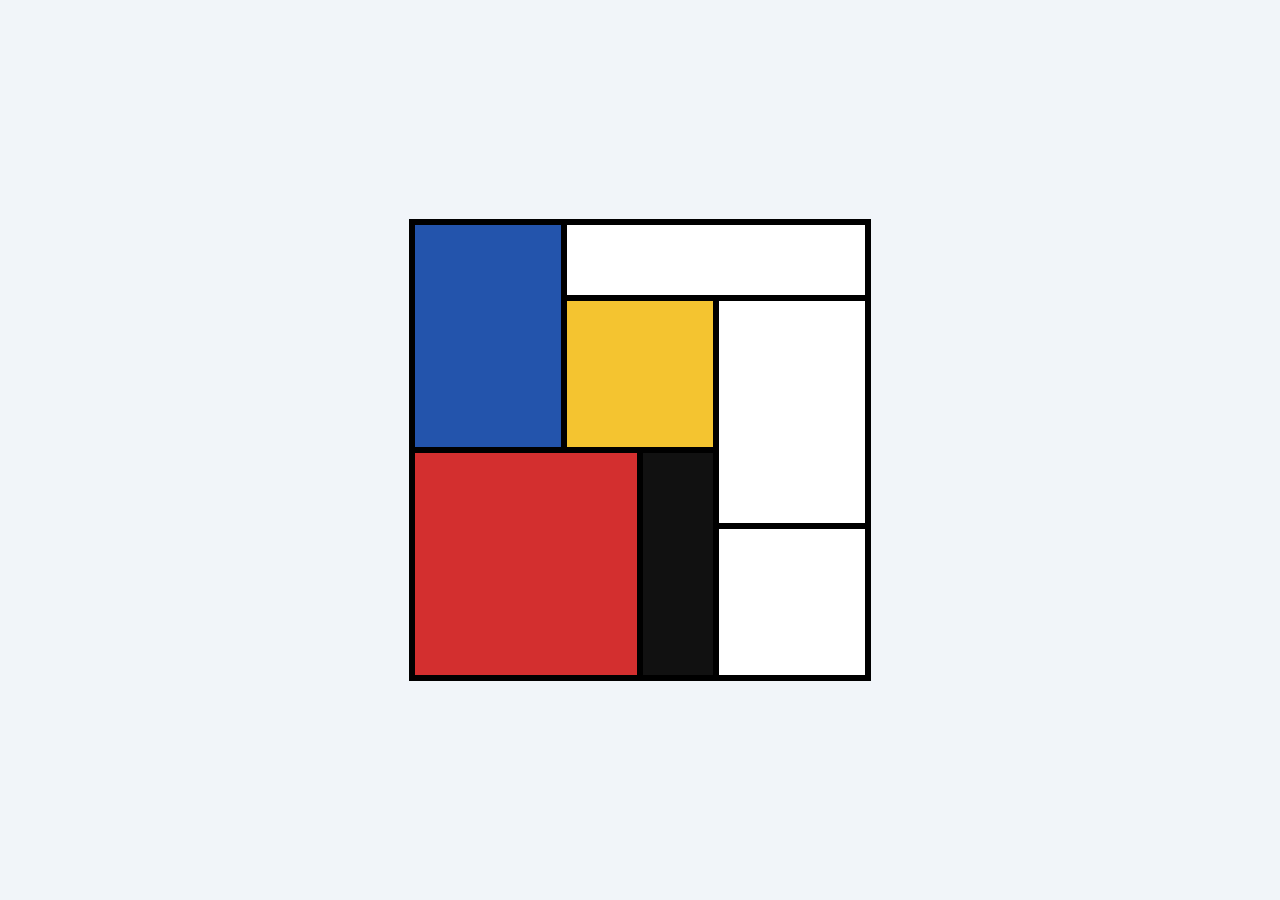
<file: task1/index.html>
<!DOCTYPE html>
<html lang="en">
<head>
    <meta charset="UTF-8">
    <title>Task 1 - Geometric Composition</title>
    <link rel="stylesheet" href="style.css">
</head>
<body>
    <div class="mondrian-grid">
        <div class="block blue"></div>
        <div class="block white-top"></div>
        <div class="block yellow"></div>
        <div class="block white-right"></div>
        <div class="block red"></div>
        <div class="block black"></div>
        <div class="block white-bottom"></div>
    </div>
</body>
</html>
</file>
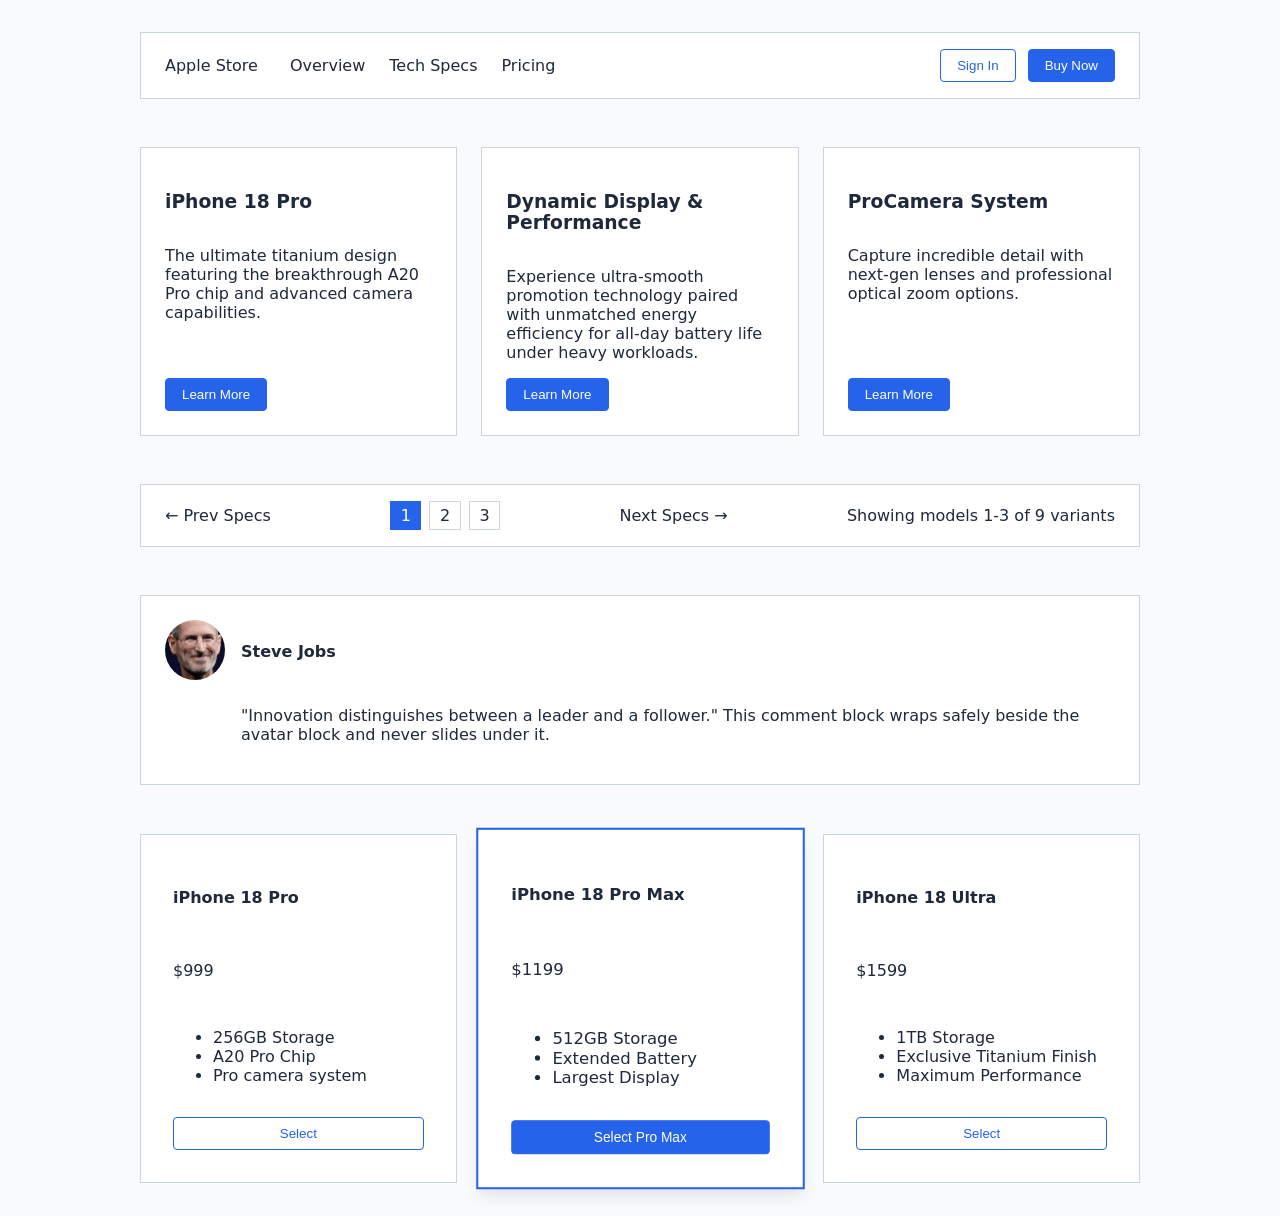
<file: task2/index.html>
<!DOCTYPE html>
<html lang="en">
<head>
    <meta charset="UTF-8">
    <title>Task 2 - iPhone 18 Pro Component Library</title>
    <link rel="stylesheet" href="style.css">
</head>
<body>
    <div class="library-container">
        
        <nav class="navbar">
            <div class="logo">Apple Store</div>
            <div class="nav-links">
                <a href="#">Overview</a>
                <a href="#">Tech Specs</a>
                <a href="#">Pricing</a>
            </div>
            <div class="nav-buttons">
                <button class="btn-outline">Sign In</button>
                <button class="btn-primary">Buy Now</button>
            </div>
        </nav>

        <section class="card-row">
            <div class="card">
                <h3>iPhone 18 Pro</h3>
                <p>The ultimate titanium design featuring the breakthrough A20 Pro chip and advanced camera capabilities.</p>
                <button class="btn-primary card-btn">Learn More</button>
            </div>
            <div class="card">
                <h3>Dynamic Display & Performance</h3>
                <p>Experience ultra-smooth promotion technology paired with unmatched energy efficiency for all-day battery life under heavy workloads.</p>
                <button class="btn-primary card-btn">Learn More</button>
            </div>
            <div class="card">
                <h3>ProCamera System</h3>
                <p>Capture incredible detail with next-gen lenses and professional optical zoom options.</p>
                <button class="btn-primary card-btn">Learn More</button>
            </div>
        </section>

        <div class="pagination-bar">
            <span class="pagination-arrow">&larr; Prev Specs</span>
            <div class="page-numbers">
                <span class="page active">1</span>
                <span class="page">2</span>
                <span class="page">3</span>
            </div>
            <span class="pagination-arrow">Next Specs &rarr;</span>
            <div class="result-count">Showing models 1-3 of 9 variants</div>
        </div>

        <div class="comment-block">
            <img src="../images/steve.webp" alt="Steve Jobs" class="avatar">
            <div class="comment-content">
                <h4>Steve Jobs</h4>
                <p>"Innovation distinguishes between a leader and a follower." This comment block wraps safely beside the avatar block and never slides under it.</p>
            </div>
        </div>

        <div class="pricing-table">
            <div class="price-card">
                <h4>iPhone 18 Pro</h4>
                <p class="price">$999</p>
                <ul><li>256GB Storage</li><li>A20 Pro Chip</li><li>Pro camera system</li></ul>
                <button class="btn-outline">Select</button>
            </div>
            <div class="price-card recommended">
                <h4>iPhone 18 Pro Max</h4>
                <p class="price">$1199</p>
                <ul><li>512GB Storage</li><li>Extended Battery</li><li>Largest Display</li></ul>
                <button class="btn-primary">Select Pro Max</button>
            </div>
            <div class="price-card">
                <h4>iPhone 18 Ultra</h4>
                <p class="price">$1599</p>
                <ul><li>1TB Storage</li><li>Exclusive Titanium Finish</li><li>Maximum Performance</li></ul>
                <button class="btn-outline">Select</button>
            </div>
        </div>

    </div>
</body>
</html>
</file>
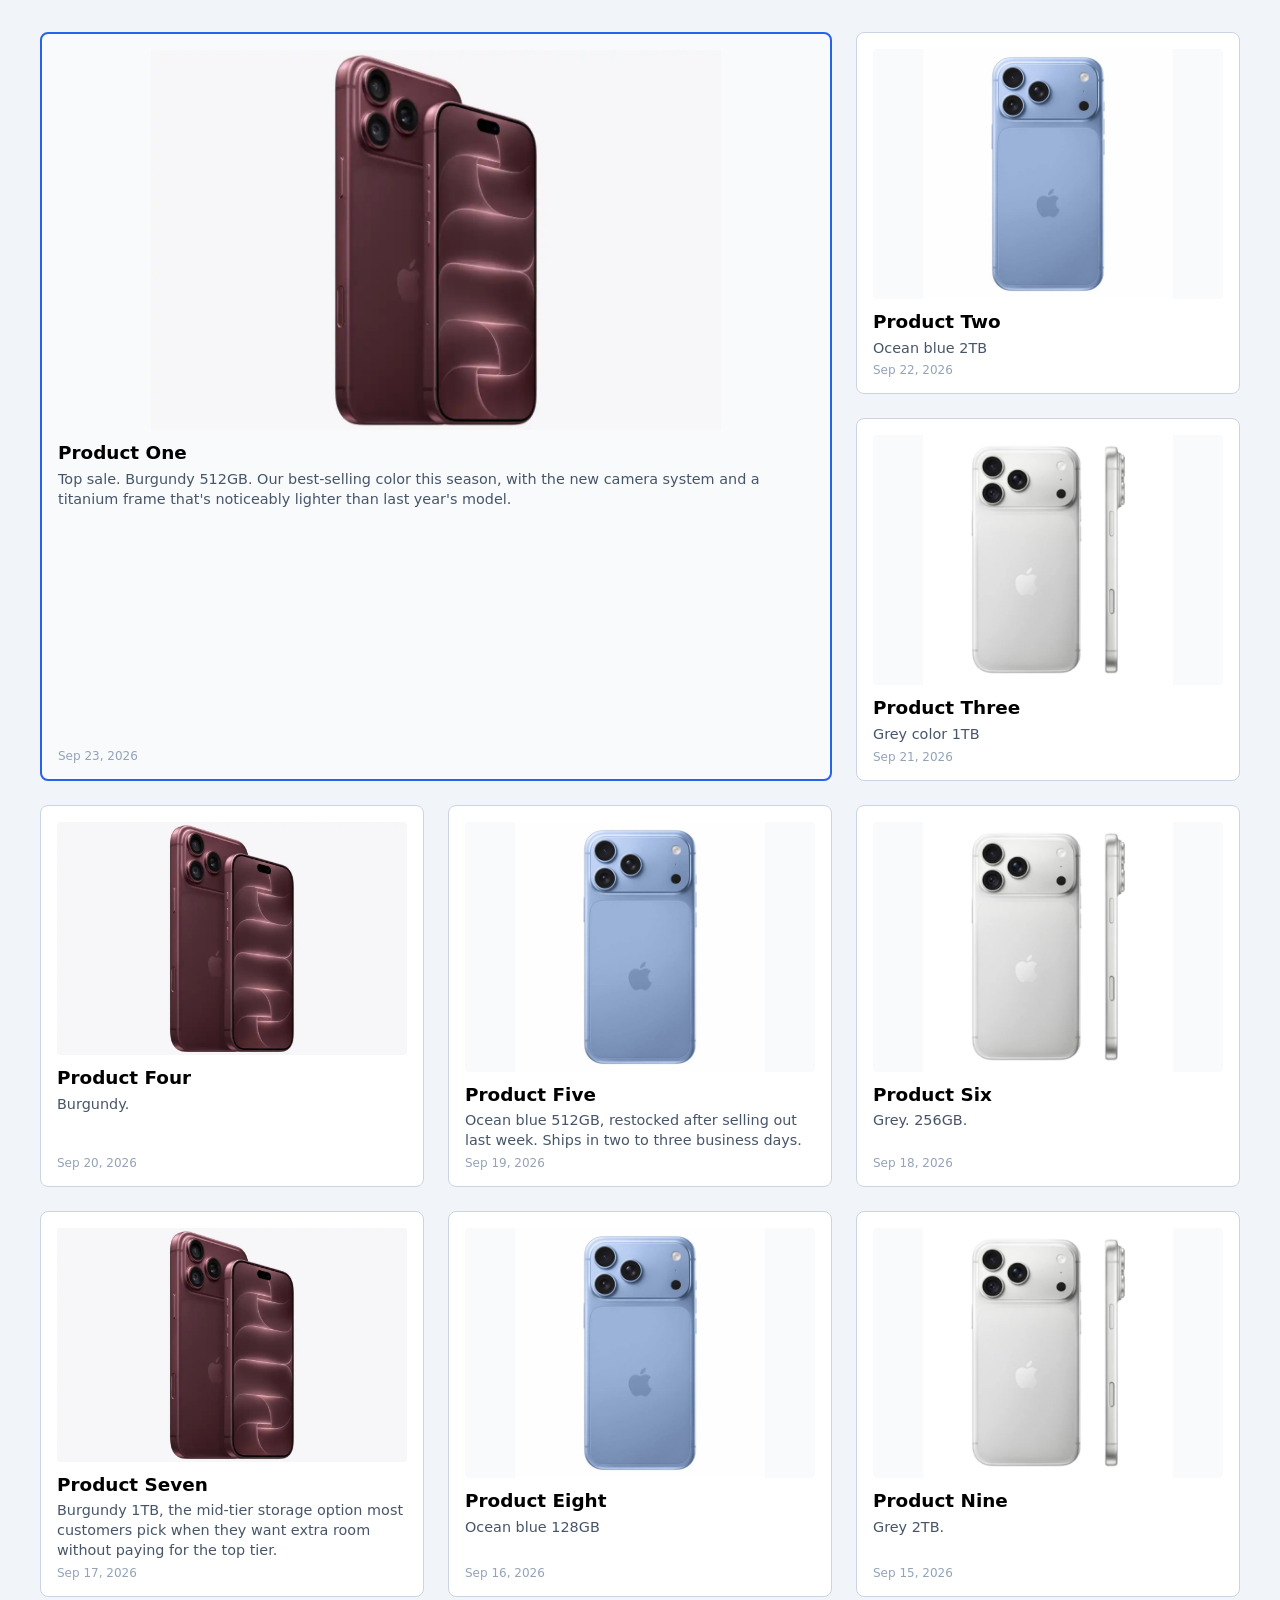
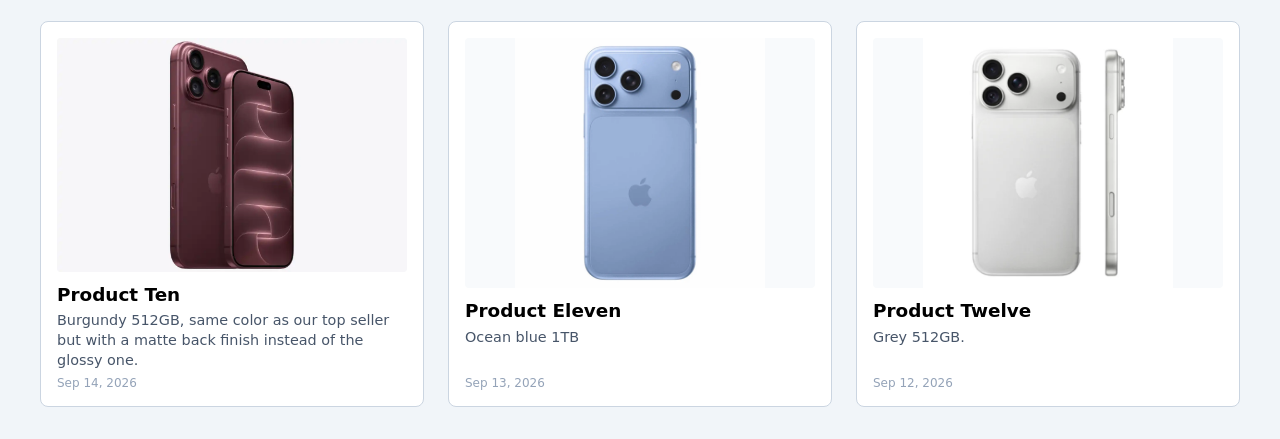
<file: task3/index.html>
<!DOCTYPE html>
<html lang="en">
<head>
    <meta charset="UTF-8">
    <title>Task 3 - Three Layouts, One Markup</title>
    <link rel="stylesheet" href="style.css">
</head>
<body>
    <div class="container magazine-mode">
        <article class="item lead-item">
            <img src="../images/111.webp" alt="Item 1" class="item-img">
            <div class="item-body">
                <h2 class="item-title">Product One</h2>
                <p class="item-desc">Top sale. Burgundy 512GB. Our best-selling color this season, with the new camera system and a titanium frame that's noticeably lighter than last year's model.</p>
                <span class="item-date">Sep 23, 2026</span>
            </div>
        </article>
        <article class="item">
            <img src="../images/222.webp" alt="Item 2" class="item-img">
            <div class="item-body">
                <h3 class="item-title">Product Two</h3>
                <p class="item-desc">Ocean blue 2TB</p>
                <span class="item-date">Sep 22, 2026</span>
            </div>
        </article>
        <article class="item">
            <img src="../images/444.webp" alt="Item 3" class="item-img">
            <div class="item-body">
                <h3 class="item-title">Product Three</h3>
                <p class="item-desc">Grey color 1TB</p>
                <span class="item-date">Sep 21, 2026</span>
            </div>
        </article>
        <article class="item">
            <img src="../images/111.webp" alt="Item 4" class="item-img">
            <div class="item-body">
                <h3 class="item-title">Product Four</h3>
                <p class="item-desc">Burgundy.</p>
                <span class="item-date">Sep 20, 2026</span>
            </div>
        </article>
        <article class="item">
            <img src="../images/222.webp" alt="Item 5" class="item-img">
            <div class="item-body">
                <h3 class="item-title">Product Five</h3>
                <p class="item-desc">Ocean blue 512GB, restocked after selling out last week. Ships in two to three business days.</p>
                <span class="item-date">Sep 19, 2026</span>
            </div>
        </article>
        <article class="item">
            <img src="../images/444.webp" alt="Item 6" class="item-img">
            <div class="item-body">
                <h3 class="item-title">Product Six</h3>
                <p class="item-desc">Grey. 256GB.</p>
                <span class="item-date">Sep 18, 2026</span>
            </div>
        </article>
        <article class="item">
            <img src="../images/111.webp" alt="Item 7" class="item-img">
            <div class="item-body">
                <h3 class="item-title">Product Seven</h3>
                <p class="item-desc">Burgundy 1TB, the mid-tier storage option most customers pick when they want extra room without paying for the top tier.</p>
                <span class="item-date">Sep 17, 2026</span>
            </div>
        </article>
        <article class="item">
            <img src="../images/222.webp" alt="Item 8" class="item-img">
            <div class="item-body">
                <h3 class="item-title">Product Eight</h3>
                <p class="item-desc">Ocean blue 128GB</p>
                <span class="item-date">Sep 16, 2026</span>
            </div>
        </article>
        <article class="item">
            <img src="../images/444.webp" alt="Item 9" class="item-img">
            <div class="item-body">
                <h3 class="item-title">Product Nine</h3>
                <p class="item-desc">Grey 2TB.</p>
                <span class="item-date">Sep 15, 2026</span>
            </div>
        </article>
        <article class="item">
            <img src="../images/111.webp" alt="Item 10" class="item-img">
            <div class="item-body">
                <h3 class="item-title">Product Ten</h3>
                <p class="item-desc">Burgundy 512GB, same color as our top seller but with a matte back finish instead of the glossy one.</p>
                <span class="item-date">Sep 14, 2026</span>
            </div>
        </article>
        <article class="item">
            <img src="../images/222.webp" alt="Item 11" class="item-img">
            <div class="item-body">
                <h3 class="item-title">Product Eleven</h3>
                <p class="item-desc">Ocean blue 1TB</p>
                <span class="item-date">Sep 13, 2026</span>
            </div>
        </article>
        <article class="item">
            <img src="../images/444.webp" alt="Item 12" class="item-img">
            <div class="item-body">
                <h3 class="item-title">Product Twelve</h3>
                <p class="item-desc">Grey 512GB.</p>
                <span class="item-date">Sep 12, 2026</span>
            </div>
        </article>
    </div>
</body>
</html>
</file>
<file: task1/style.css>
body {
    display: flex;
    justify-content: center;
    align-items: center;
    min-height: 100vh;
    margin: 0;
    background-color: #f1f5f9;
}

.mondrian-grid {
    display: grid;
    grid-template-columns: repeat(6, 1fr);
    grid-template-rows: repeat(6, 1fr);
    gap: 6px;
    background-color: #000000;
    width: 450px;
    height: 450px;
    max-width: 90vw;
    max-height: 90vh;
    aspect-ratio: 1 / 1;
    border: 6px solid #000000;
}

.block {
    background-color: #f0f0f0;
}

.blue {
    grid-column: 1 / 3;
    grid-row: 1 / 4;
    background-color: #2354ac;
}

.white-top {
    grid-column: 3 / 7;
    grid-row: 1 / 2;
    background-color: #ffffff;
}

.yellow {
    grid-column: 3 / 5;
    grid-row: 2 / 4;
    background-color: #f4c430;
}

.white-right {
    grid-column: 5 / 7;
    grid-row: 2 / 5;
    background-color: #ffffff;
}

.red {
    grid-column: 1 / 4;
    grid-row: 4 / 7;
    background-color: #d32f2f;
}

.black {
    grid-column: 4 / 5;
    grid-row: 4 / 7;
    background-color: #111111;
}

.white-bottom {
    grid-column: 5 / 7;
    grid-row: 5 / 7;
    background-color: #ffffff;
}
</file>
<file: task2/style.css>
:root {
    --primary: #2563eb;
    --bg-color: #f8fafc;
    --card-bg: #ffffff;
    --text-main: #1e293b;
    --border-color: #cbd5e1;
}

body {
    font-family: system-ui, -apple-system, sans-serif;
    background-color: var(--bg-color);
    color: var(--text-main);
    margin: 0;
    padding: 2rem;
}

.library-container {
    display: flex;
    flex-direction: column;
    gap: 3rem;
    max-width: 1000px;
    margin: 0 auto;
}
.navbar {
    display: flex;
    align-items: center;
    background: var(--card-bg);
    padding: 1rem 1.5rem;
    border: 1px solid var(--border-color);
    gap: 2rem;
}
.nav-links {
    display: flex;
    gap: 1.5rem;
    flex-grow: 1;
}
.nav-links a { text-decoration: none; color: var(--text-main); }
.nav-buttons { display: flex; gap: 0.75rem; margin-left: auto; }
.card-row {
    display: flex;
    gap: 1.5rem;
    align-items: stretch;
}
.card {
    display: flex;
    flex-direction: column;
    background: var(--card-bg);
    padding: 1.5rem;
    border: 1px solid var(--border-color);
    flex: 1;
}
.card-btn { margin-top: auto; align-self: flex-start; }
.pagination-bar {
    display: flex;
    justify-content: space-between;
    align-items: center;
    background: var(--card-bg);
    padding: 1rem 1.5rem;
    border: 1px solid var(--border-color);
    flex-wrap: wrap;
    gap: 1rem;
}
.page-numbers { display: flex; gap: 0.5rem; }
.page { padding: 0.25rem 0.6rem; border: 1px solid var(--border-color); cursor: pointer; }
.page.active { background: var(--primary); color: white; border-color: var(--primary); }
.pagination-arrow { cursor: pointer; }
.comment-block {
    display: flex;
    gap: 1rem;
    background: var(--card-bg);
    padding: 1.5rem;
    border: 1px solid var(--border-color);
}
.avatar { width: 60px; height: 60px; border-radius: 50%; object-fit: cover; flex-shrink: 0; }
.comment-content { display: flex; flex-direction: column; gap: 0.5rem; }
.pricing-table {
    display: flex;
    gap: 1.5rem;
    align-items: center;
}
.price-card {
    display: flex;
    flex-direction: column;
    background: var(--card-bg);
    padding: 2rem;
    border: 1px solid var(--border-color);
    flex: 1;
    gap: 1rem;
}
.price-card.recommended {
    border: 2px solid var(--primary);
    transform: scale(1.03);
    box-shadow: 0 10px 15px -3px rgba(0,0,0,0.1);
}
button { padding: 0.5rem 1rem; cursor: pointer; border-radius: 4px; border: 1px solid var(--primary); }
.btn-primary { background: var(--primary); color: white; }
.btn-outline { background: transparent; color: var(--primary); }
</file>
<file: task3/style.css>
body {
    font-family: system-ui, -apple-system, sans-serif;
    margin: 0;
    padding: 2rem;
    background-color: #f1f5f9;
}

.container {
    max-width: 1200px;
    margin: 0 auto;
}
.item {
    background: #ffffff;
    border: 1px solid #cbd5e1;
    border-radius: 8px;
    overflow: hidden;
    padding: 1rem;
    display: flex;
    flex-direction: column;
    gap: 0.75rem;
}
.item-img {
    width: 100%;
    max-height: 250px;
    object-fit: contain; 
    background-color: #f8fafc; 
    border-radius: 4px;
}

.item-body {
    display: flex;
    flex-direction: column;
    gap: 0.35rem;
    flex-grow: 1;
}

.item-title {
    margin: 0;
    font-size: 1.15rem;
    font-weight: 600;
}

.item-desc {
    margin: 0;
    color: #475569;
    font-size: 0.9rem;
    line-height: 1.4;
}

.item-date {
    margin-top: auto;
    font-size: 0.75rem;
    color: #94a3b8;
}
.grid-mode {
    display: grid;
    grid-template-columns: repeat(auto-fit, minmax(280px, 1fr));
    gap: 1.5rem;
}
.list-mode {
    display: grid;
    grid-template-columns: 1fr;
    gap: 1rem;
}

.list-mode .item {
    flex-direction: row;
    align-items: center;
    gap: 1.5rem;
    padding: 0.75rem 1rem;
}

.list-mode .item-img {
    width: 140px;
    max-height: 90px;
    flex-shrink: 0;
}

.list-mode .item-date {
    margin-top: 0;
    margin-left: auto;
    white-space: nowrap;
}
.magazine-mode {
    display: grid;
    grid-template-columns: repeat(3, 1fr);
    gap: 1.5rem;
}

.magazine-mode .lead-item {
    grid-column: span 2;
    grid-row: span 2;
    background: #f8fafc;
    border: 2px solid #2563eb;
}
.magazine-mode .lead-item .item-img {
    max-height: 380px;
}
</file>
